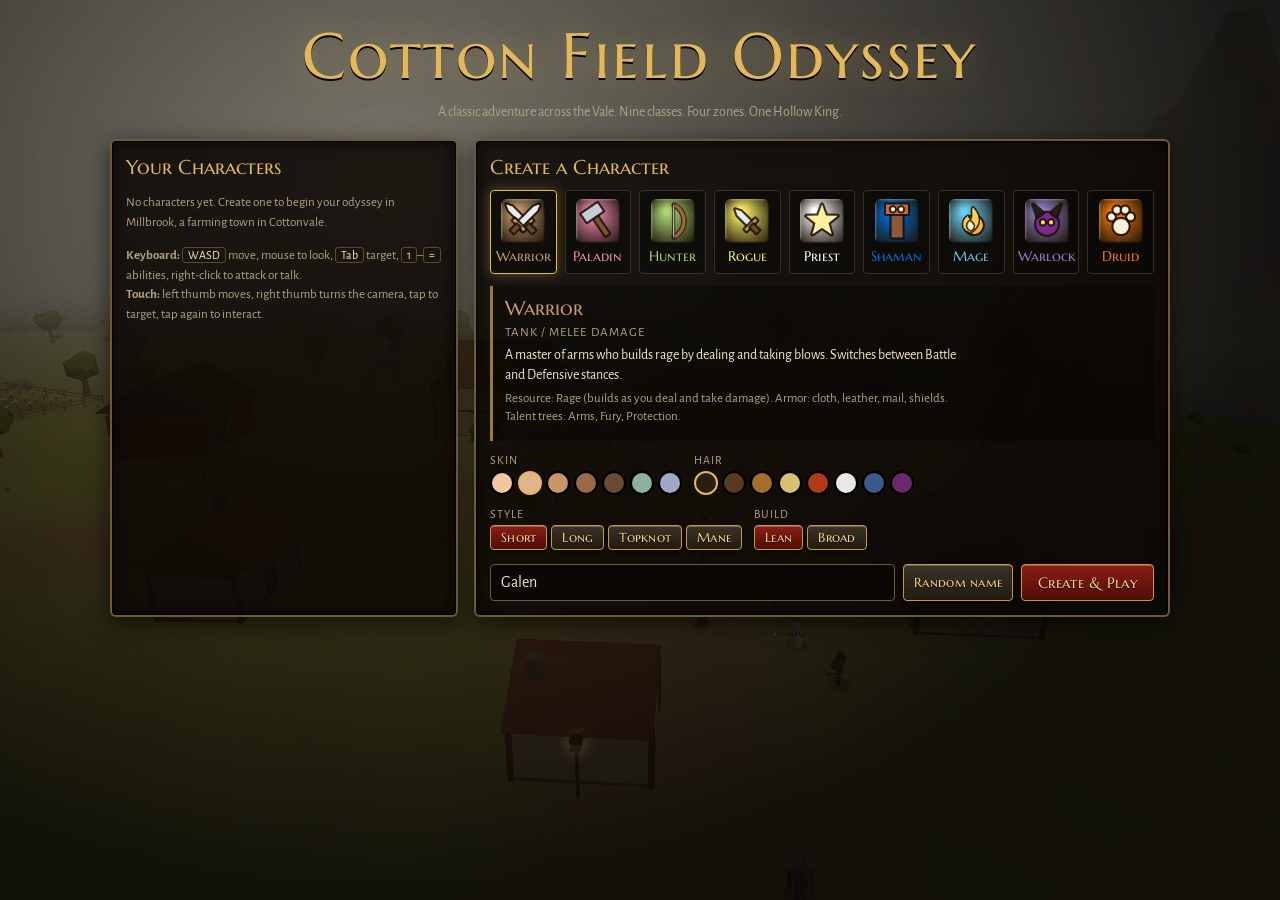
<file: index.html>
<!DOCTYPE html>
<html lang="en">
<head>
<meta charset="UTF-8">
<meta name="viewport" content="width=device-width, initial-scale=1.0, maximum-scale=1.0, user-scalable=no, viewport-fit=cover">
<title>Cotton Field Odyssey</title>
<meta name="description" content="A classic-style fantasy RPG in your browser: nine classes, talents, quests, dungeons.">
<link rel="manifest" href="manifest.json">
<meta name="theme-color" content="#120d08">
<meta name="apple-mobile-web-app-capable" content="yes">
<meta name="mobile-web-app-capable" content="yes">
<link rel="icon" href="photos/icon.png">
<link rel="apple-touch-icon" href="photos/icon.png">
<link rel="preconnect" href="https://fonts.googleapis.com">
<link rel="preconnect" href="https://fonts.gstatic.com" crossorigin>
<link rel="stylesheet" href="https://fonts.googleapis.com/css2?family=Marcellus+SC&family=Alegreya+Sans:wght@400;500;700;800&display=swap">
<link rel="stylesheet" href="css/game.css">
</head>
<body>
<!--BODY-->
<canvas id="game" aria-label="Game world"></canvas>
<div id="overlay"></div>

<div id="hud" hidden>
  <div id="frames">
    <div id="playerFrame" class="uf player">
      <div class="portrait"><img alt=""><span class="lvl"></span><span class="rest" title="Resting">zz</span></div>
      <div class="uf-body">
        <div class="uf-name"></div>
        <div class="bar hp"><i></i><span></span></div>
        <div class="bar pw"><i></i><span></span></div>
      </div>
      <div class="combo"></div>
    </div>
    <div id="targetFrame" class="uf target" hidden>
      <div class="uf-body">
        <div class="uf-name"></div>
        <div class="bar hp"><i></i><span></span></div>
        <div class="bar pw"><i></i><span></span></div>
        <div class="tcast" hidden><i></i><span></span></div>
      </div>
      <div class="portrait"><img alt=""><span class="lvl"></span><span class="elite-tag"></span></div>
      <div class="auras"></div>
      <div class="tot" hidden><span class="tot-name"></span><div class="bar hp"><i></i></div></div>
    </div>
    <div id="petFrame" class="uf small" hidden>
      <div class="portrait"><img alt=""></div>
      <div class="uf-body"><div class="uf-name"></div><div class="bar hp"><i></i><span></span></div><div class="bar pw"><i></i></div></div>
    </div>
    <div id="partyFrames"></div>
  </div>
  <div id="buffs"></div>
  <div id="mapCorner">
    <div id="zoneName"></div>
    <div id="minimapWrap"><canvas id="minimap" width="300" height="300"></canvas><div id="mmArrow"></div><div id="mmClock"></div></div>
    <div id="mmButtons">
      <button id="mmZoomIn" title="Zoom in" aria-label="Zoom minimap in">+</button>
      <button id="mmZoomOut" title="Zoom out" aria-label="Zoom minimap out">−</button>
    </div>
  </div>
  <div id="questTracker"></div>
  <div id="castBar" hidden><i></i><span class="cname"></span><span class="ctime"></span></div>
  <div id="mirrorBar" hidden></div>
  <div id="bottom">
    <div id="stanceBar"></div>
    <div id="petBar"></div>
    <div id="actionBar2" class="actionbar"></div>
    <div id="actionBar" class="actionbar"></div>
    <div id="xpBar"><b class="rested"></b><b class="fill"></b><span></span></div>
  </div>
  <div id="microMenu">
    <button data-win="character" title="Character (C)">Char</button>
    <button data-win="spellbook" title="Spellbook (P)">Spells</button>
    <button data-win="talents" title="Talents (N)">Talents</button>
    <button data-win="quests" title="Quest Log (L)">Quests</button>
    <button data-win="map" title="World Map (M)">Map</button>
    <button data-win="bags" title="Bags (B)">Bags</button>
    <button data-win="menu" title="Game Menu (Esc)">Menu</button>
  </div>
  <div id="chat">
    <div id="chatTabs"><button data-tab="all" class="on">General</button><button data-tab="combat">Combat Log</button><button id="chatHide" aria-label="Hide chat">×</button></div>
    <div id="chatLog" role="log" aria-live="polite"></div>
  </div>
  <button id="chatShow">Chat</button>
  <div id="errorText" aria-live="assertive"></div>
  <div id="zoneText"><div class="big"></div><div class="sub"></div></div>
  <div id="toasts"></div>
  <div id="touchControls">
    <button id="tcTarget" aria-label="Next target">⟳<small>Target</small></button>
    <button id="tcInteract" aria-label="Interact or attack">✋<small>Use</small></button>
    <button id="tcJump" aria-label="Jump">⤒<small>Jump</small></button>
    <button id="tcPage" aria-label="Switch action page">⇅<small>Page</small></button>
  </div>
  <div id="deathPanel" class="panel center-panel" hidden>
    <p>You have died.</p>
    <button id="releaseBtn" class="btn">Release Spirit</button>
  </div>
  <div id="ghostPanel" class="panel" hidden>
    <p id="ghostText">Return to your corpse to resurrect, or speak to the Spirit Healer.</p>
    <button id="resBtn" class="btn" hidden>Resurrect</button>
  </div>
</div>

<div id="windows"></div>
<div id="tooltip" role="tooltip" hidden></div>
<div id="cursorIcon" hidden></div>
<div id="joystick"><div id="joyKnob"></div></div>

<div id="startScreen" hidden></div>
<div id="loading">
  <div class="load-inner">
    <h1>Cotton Field Odyssey</h1>
    <p id="loadText">Waking the Vale…</p>
    <div class="load-bar"><i id="loadFill"></i></div>
  </div>
</div>
<!--/BODY-->
<script type="module" src="js/main.js"></script>
</body>
</html>
</file>
<file: css/game.css>
/* Layout: full-bleed 3D canvas; HUD pinned to the corners like the classic client.
   Single dark look by design: stone-and-gilt frames over the world. */
:root {
  --ink: #0e0a06;
  --panel: rgba(14, 10, 6, 0.88);
  --panel-solid: #17110b;
  --stone: #2b241c;
  --edge: #6e5a36;
  --gold: #e2b85a;
  --gold-dim: #9a7a3c;
  --parch: #e9d9b0;
  --parch-ink: #2a1c0c;
  --text: #f3e7c9;
  --muted: #b2a283;
  --hp: #19b83a;
  --mana: #2d5fd6;
  --rage: #c42a20;
  --energy: #e2c62a;
  --focus: #d8862a;
  --xp: #7a2cc4;
  --rested: #2c5ec8;
  --red: #ff3b2f;
  --display: 'Marcellus SC', 'Palatino Linotype', 'Book Antiqua', Georgia, serif;
  --body: 'Alegreya Sans', 'Trebuchet MS', 'Segoe UI', sans-serif;
  --ui: 1;
  color-scheme: dark;
}
* { box-sizing: border-box; }
html, body { height: 100%; margin: 0; overflow: hidden; background: #000; color: var(--text); font-family: var(--body); font-size: 14px; -webkit-user-select: none; user-select: none; -webkit-tap-highlight-color: transparent; touch-action: none; }
[hidden] { display: none !important; }
button { font-family: inherit; color: inherit; }
button:focus-visible, [tabindex]:focus-visible { outline: 2px solid var(--gold); outline-offset: 2px; }
#game { position: fixed; inset: 0; width: 100%; height: 100%; display: block; }
body.ghost #game { filter: grayscale(0.85) brightness(1.08) contrast(0.95); }
body.dead #game { filter: grayscale(0.6) brightness(0.6); }

/* ---------- shared panel styling ---------- */
.panel {
  background: var(--panel);
  border: 2px solid var(--edge);
  border-radius: 6px;
  box-shadow: inset 0 0 0 1px rgba(0, 0, 0, 0.8), inset 0 0 18px rgba(0, 0, 0, 0.6), 0 6px 24px rgba(0, 0, 0, 0.6);
}
.btn {
  font-family: var(--display); font-size: 15px; letter-spacing: 0.02em; color: #ffd98a; cursor: pointer;
  background: linear-gradient(#8a1e14, #4e0e08); border: 1px solid #c49a4a; border-radius: 4px; padding: 6px 16px;
  box-shadow: inset 0 1px 0 rgba(255, 255, 255, 0.25), 0 2px 4px rgba(0, 0, 0, 0.5); text-shadow: 0 1px 1px #000;
}
.btn:hover { filter: brightness(1.2); }
.btn:active { transform: translateY(1px); }
.btn[disabled] { filter: grayscale(1) brightness(0.6); cursor: default; }
.btn.small { font-size: 13px; padding: 3px 10px; }
.btn.ghosty { background: linear-gradient(#3a3226, #221b13); }

/* ---------- loading ---------- */
#loading { position: fixed; inset: 0; z-index: 50; display: grid; place-items: center; background: radial-gradient(ellipse at 50% 40%, #3a2a14 0%, #0e0a06 70%); }
.load-inner { text-align: center; padding-inline: 16px; }
#loading h1, #startScreen h1 { font-family: var(--display); font-weight: 400; font-size: clamp(30px, 7vw, 64px); color: var(--gold); margin: 0 0 8px; text-shadow: 0 2px 0 #000, 0 0 30px rgba(226, 184, 90, 0.35); letter-spacing: 0.04em; text-wrap: balance; }
#loadText { color: var(--muted); margin: 0 0 14px; }
.load-bar { width: min(380px, 80vw); height: 10px; margin: 0 auto; background: #000; border: 1px solid var(--edge); border-radius: 5px; overflow: hidden; }
.load-bar i { display: block; height: 100%; width: 0; background: linear-gradient(90deg, #8a6a2a, var(--gold)); transition: width 0.2s; }

/* ---------- start screen ---------- */
#startScreen { position: fixed; inset: 0; z-index: 40; overflow: auto; touch-action: pan-y; background: radial-gradient(ellipse at 30% 20%, rgba(70, 50, 20, 0.6), rgba(10, 7, 4, 0.92) 70%); padding: max(16px, env(safe-area-inset-top)) 16px max(16px, env(safe-area-inset-bottom)); }
.ss-wrap { max-width: 1060px; margin: 0 auto; display: grid; gap: 18px; }
.ss-head { text-align: center; }
.ss-head p { color: var(--muted); margin: 0; }
.ss-cols { display: grid; grid-template-columns: minmax(0, 1fr) minmax(0, 2fr); gap: 16px; }
@media (max-width: 760px) { .ss-cols { grid-template-columns: minmax(0, 1fr); } .ss-cols.no-chars .ss-create { order: -1; } }
.ss-section { padding: 14px; min-width: 0; }
.ss-section h2 { font-family: var(--display); font-weight: 400; color: var(--gold); font-size: 20px; margin: 0 0 10px; }
.char-list { display: grid; gap: 8px; }
.char-row { display: flex; gap: 10px; align-items: center; padding: 8px; border: 1px solid #3a2e1e; border-radius: 4px; background: rgba(0, 0, 0, 0.35); cursor: pointer; }
.char-row.sel { border-color: var(--gold); background: rgba(226, 184, 90, 0.12); }
.char-row img { width: 40px; height: 40px; border-radius: 50%; border: 2px solid var(--edge); }
.char-row .meta { flex: 1; min-width: 0; }
.char-row .nm { font-family: var(--display); font-size: 17px; }
.char-row .sub { color: var(--muted); font-size: 13px; }
.class-grid { display: grid; grid-template-columns: repeat(3, minmax(0, 1fr)); gap: 8px; }
@media (min-width: 1180px) { .class-grid { grid-template-columns: repeat(9, minmax(0, 1fr)); } .class-pick span { font-size: 13px; } }
.class-pick { display: grid; justify-items: center; gap: 4px; padding: 8px 4px; border: 1px solid #3a2e1e; border-radius: 4px; background: rgba(0, 0, 0, 0.35); cursor: pointer; }
.class-pick img { width: 44px; height: 44px; border-radius: 6px; }
.class-pick span { font-family: var(--display); font-size: 14px; }
.class-pick.sel { border-color: var(--gold); box-shadow: 0 0 12px rgba(226, 184, 90, 0.35); }
.class-info { margin-top: 12px; padding: 10px 12px; border-left: 3px solid var(--gold-dim); background: rgba(0, 0, 0, 0.3); }
.class-info h3 { margin: 0 0 4px; font-family: var(--display); font-weight: 400; font-size: 20px; }
.class-info p { margin: 4px 0; line-height: 1.45; max-width: 65ch; }
.class-info .role { color: var(--muted); font-size: 13px; text-transform: uppercase; letter-spacing: 0.08em; }
.appear { display: flex; flex-wrap: wrap; gap: 12px; align-items: center; margin-top: 12px; }
.appear label { display: flex; flex-direction: column; gap: 4px; color: var(--muted); font-size: 12px; text-transform: uppercase; letter-spacing: 0.08em; }
.swatches { display: flex; gap: 4px; flex-wrap: wrap; }
.swatch { width: 24px; height: 24px; border-radius: 50%; border: 2px solid #000; cursor: pointer; }
.swatch.sel { border-color: var(--gold); }
.name-row { display: flex; gap: 8px; margin-top: 14px; flex-wrap: wrap; }
.name-row input { flex: 1; min-width: 160px; padding: 8px 10px; font: inherit; font-size: 16px; color: var(--text); background: #0a0704; border: 1px solid var(--edge); border-radius: 4px; user-select: text; -webkit-user-select: text; }
.ss-actions { display: flex; gap: 8px; flex-wrap: wrap; margin-top: 12px; }
.ss-help { color: var(--muted); font-size: 13px; line-height: 1.5; }
.ss-help kbd, .help kbd { font-family: var(--body); font-size: 12px; padding: 1px 5px; border: 1px solid #5a4a2a; border-radius: 3px; background: #1a140c; color: var(--text); }
.confirm-del { margin-top: 8px; padding: 8px; border: 1px solid var(--red); border-radius: 4px; }

/* ---------- unit frames ---------- */
#hud { position: fixed; inset: 0; pointer-events: none; z-index: 10; font-variant-numeric: tabular-nums; }
#hud > * { pointer-events: auto; }
#overlay { position: fixed; inset: 0; pointer-events: none; z-index: 5; overflow: hidden; }
#frames { position: absolute; top: max(8px, env(safe-area-inset-top)); left: max(8px, env(safe-area-inset-left)); display: grid; grid-template-columns: auto auto; gap: 6px 14px; align-items: start; pointer-events: none; transform-origin: top left; transform: scale(var(--ui)); }
#frames > * { pointer-events: auto; }
.uf { position: relative; display: flex; align-items: center; gap: 0; width: 232px; cursor: pointer; }
.uf .portrait { position: relative; width: 64px; height: 64px; flex: none; border-radius: 50%; border: 3px solid #a8884a; background: #000; box-shadow: 0 0 0 2px #000, 0 3px 8px rgba(0, 0, 0, 0.7); z-index: 2; }
.uf .portrait img { width: 100%; height: 100%; border-radius: 50%; display: block; }
.uf .lvl { position: absolute; bottom: -6px; left: -6px; min-width: 24px; height: 24px; padding: 0 4px; display: grid; place-items: center; font-weight: 800; font-size: 13px; color: #ffd060; background: radial-gradient(#3a2a10, #120c04); border: 2px solid #a8884a; border-radius: 12px; }
.uf .rest { position: absolute; top: -4px; right: -4px; font-weight: 800; font-size: 12px; color: #9ad0ff; text-shadow: 0 0 4px #000; display: none; }
.uf.resting .rest { display: block; }
.uf .uf-body { flex: 1; min-width: 0; margin-left: -10px; padding: 4px 6px 5px 14px; background: var(--panel); border: 2px solid var(--edge); border-left: 0; border-radius: 0 6px 6px 0; }
.uf.target .uf-body { margin-left: 0; margin-right: -10px; padding: 4px 14px 5px 6px; border-left: 2px solid var(--edge); border-right: 0; border-radius: 6px 0 0 6px; }
.uf .uf-name { font-family: var(--display); font-size: 14px; line-height: 18px; white-space: nowrap; overflow: hidden; text-overflow: ellipsis; text-shadow: 0 1px 1px #000; }
.bar { position: relative; height: 13px; background: rgba(0, 0, 0, 0.7); border: 1px solid #000; margin-top: 2px; overflow: hidden; }
.bar > i { position: absolute; inset: 0 auto 0 0; width: 100%; background: var(--hp); box-shadow: inset 0 -4px 6px rgba(0, 0, 0, 0.35), inset 0 2px 2px rgba(255, 255, 255, 0.2); transition: width 0.15s linear; }
.bar.pw > i { background: var(--mana); }
.bar.rage > i { background: var(--rage); }
.bar.energy > i { background: var(--energy); }
.bar.focus > i { background: var(--focus); }
.bar.none { visibility: hidden; height: 6px; }
.bar > span { position: relative; display: block; text-align: center; font-size: 11px; line-height: 12px; font-weight: 700; text-shadow: 0 0 2px #000, 0 1px 1px #000; }
.uf.small { width: 170px; transform: scale(0.85); transform-origin: top left; }
.uf.small .portrait { width: 44px; height: 44px; }
.uf .combo { position: absolute; left: 70px; bottom: -14px; display: flex; gap: 3px; }
.combo b { width: 10px; height: 10px; border-radius: 50%; background: #3a2a10; border: 1px solid #000; }
.combo b.on { background: radial-gradient(#ffe070, #d04010); box-shadow: 0 0 6px #ff8030; }
.uf.target { grid-column: 2; }
.uf.target .portrait.is-elite { border-color: #ffd700; box-shadow: 0 0 0 2px #000, 0 0 10px #ffd700; }
.uf.target .elite-tag { position: absolute; top: -10px; right: -12px; font-family: var(--display); font-size: 11px; color: #ffd700; text-shadow: 0 0 3px #000; }
.uf .auras { position: absolute; top: 100%; left: 0; display: flex; flex-wrap: wrap; gap: 2px; width: 220px; margin-top: 4px; }
.uf .tot { position: absolute; left: calc(100% + 6px); top: 26px; width: 86px; font-size: 11px; background: var(--panel); border: 1px solid var(--edge); border-radius: 4px; padding: 2px 4px; }
.uf .tot .bar { height: 6px; }
.tcast { position: relative; height: 10px; margin-top: 3px; background: #000; border: 1px solid #000; }
.tcast i { position: absolute; inset: 0 auto 0 0; background: #e8b830; }
.tcast span { position: relative; display: block; font-size: 10px; line-height: 10px; text-align: center; text-shadow: 0 0 2px #000; }
#petFrame { grid-column: 1; }
#partyFrames { grid-column: 1; display: grid; gap: 4px; }
.party-member { display: grid; grid-template-columns: 1fr; width: 150px; padding: 3px 6px; background: var(--panel); border: 1px solid var(--edge); border-radius: 4px; cursor: pointer; }
.party-member .pm-name { font-size: 12px; font-weight: 700; display: flex; justify-content: space-between; }
.party-member .bar { height: 8px; }
.party-member.sel { border-color: var(--gold); }
.aura { position: relative; width: 22px; height: 22px; border: 1px solid #000; }
.aura img { width: 100%; height: 100%; display: block; }
.aura.debuff { border-color: #c01010; }
.aura small { position: absolute; bottom: -1px; right: 1px; font-size: 10px; font-weight: 800; text-shadow: 0 0 2px #000, 0 0 2px #000; }
.aura .t { position: absolute; top: 100%; left: 0; right: 0; text-align: center; font-size: 9px; color: #ffe8a0; text-shadow: 0 0 2px #000; }
#buffs { position: absolute; top: max(8px, env(safe-area-inset-top)); right: calc(max(8px, env(safe-area-inset-right)) + 170px); display: flex; flex-wrap: wrap-reverse; flex-direction: row-reverse; gap: 4px 4px; max-width: 300px; }
#buffs .aura { width: 30px; height: 30px; cursor: pointer; }

/* ---------- minimap ---------- */
#mapCorner { position: absolute; top: max(8px, env(safe-area-inset-top)); right: max(8px, env(safe-area-inset-right)); width: 160px; display: grid; justify-items: center; gap: 4px; transform-origin: top right; transform: scale(var(--ui)); }
#zoneName { font-family: var(--display); font-size: 14px; color: #ffd860; text-shadow: 0 1px 2px #000, 0 0 6px #000; text-align: center; max-width: 160px; white-space: nowrap; overflow: hidden; text-overflow: ellipsis; }
#minimapWrap { position: relative; width: 150px; height: 150px; border-radius: 50%; border: 4px solid #8a7040; box-shadow: 0 0 0 2px #000, 0 4px 12px rgba(0, 0, 0, 0.7); overflow: hidden; background: #000; cursor: pointer; }
#minimap { width: 100%; height: 100%; display: block; }
#mmArrow { position: absolute; left: 50%; top: 50%; width: 0; height: 0; margin: -9px 0 0 -6px; border-left: 6px solid transparent; border-right: 6px solid transparent; border-bottom: 16px solid #ffe060; filter: drop-shadow(0 0 2px #000); transform-origin: 6px 9px; }
#mmClock { position: absolute; bottom: 6px; left: 50%; transform: translateX(-50%); font-size: 10px; padding: 0 5px; background: rgba(0, 0, 0, 0.6); border-radius: 6px; }
#mmButtons { position: absolute; right: -4px; top: 100px; display: grid; gap: 2px; }
#mmButtons button { width: 22px; height: 22px; border-radius: 50%; border: 1px solid var(--edge); background: #1a140c; font-weight: 800; cursor: pointer; padding: 0; line-height: 18px; }

/* ---------- quest tracker ---------- */
#questTracker { position: absolute; top: calc(max(8px, env(safe-area-inset-top)) + 200px); right: max(8px, env(safe-area-inset-right)); width: 230px; max-height: 40vh; overflow: hidden; font-size: 13px; text-shadow: 0 1px 2px #000, 0 0 3px #000; pointer-events: auto; }
#questTracker .qt-h { font-family: var(--display); color: var(--gold); font-size: 14px; margin-bottom: 2px; cursor: pointer; }
#questTracker .qt-q { margin-bottom: 6px; cursor: pointer; }
#questTracker .qt-name { color: #ffd100; font-weight: 700; }
#questTracker .qt-name.done { color: #40ff40; }
#questTracker .qt-g { color: #e8e0c8; padding-left: 8px; }
#questTracker .qt-g.done { color: #9a9a9a; }

/* ---------- action bars ---------- */
#bottom { position: absolute; left: 50%; bottom: max(4px, env(safe-area-inset-bottom)); transform: translateX(-50%) scale(var(--ui)); transform-origin: bottom center; display: grid; justify-items: center; gap: 3px; }
.actionbar { display: grid; grid-template-columns: repeat(12, 44px); gap: 3px; padding: 4px; background: linear-gradient(#2a2118, #120d08); border: 2px solid var(--edge); border-radius: 6px; box-shadow: 0 4px 12px rgba(0, 0, 0, 0.6); }
#actionBar2 { background: rgba(18, 13, 8, 0.6); }
.slot { position: relative; width: 44px; height: 44px; border: 1px solid #000; border-radius: 3px; background: rgba(0, 0, 0, 0.55) radial-gradient(rgba(255, 255, 255, 0.04), transparent); box-shadow: inset 0 0 0 1px rgba(255, 255, 255, 0.06); cursor: pointer; overflow: hidden; }
.slot img { width: 100%; height: 100%; display: block; }
.slot .key { position: absolute; top: 1px; right: 3px; font-size: 11px; font-weight: 700; color: #ddd; text-shadow: 0 0 2px #000, 0 0 2px #000; }
.slot .count { position: absolute; bottom: 1px; right: 3px; font-size: 12px; font-weight: 800; text-shadow: 0 0 2px #000, 0 0 2px #000; }
.slot .cd { position: absolute; inset: 0; background: conic-gradient(rgba(0, 0, 0, 0.72) var(--p, 0%), transparent 0); }
.slot .cdt { position: absolute; inset: 0; display: grid; place-items: center; font-size: 15px; font-weight: 800; color: #ffe8a0; text-shadow: 0 0 3px #000, 0 0 3px #000; }
.slot.oor img { filter: sepia(1) hue-rotate(-50deg) saturate(5) brightness(0.7); }
.slot.nopower img { filter: grayscale(0.4) brightness(0.55) sepia(0.4) hue-rotate(180deg); }
.slot.unusable img { filter: grayscale(1) brightness(0.5); }
.slot.queued, .slot.active { box-shadow: inset 0 0 0 2px #ffe080, 0 0 8px #ffd060; }
.slot.flash { animation: flash 0.25s; }
.slot.proc { box-shadow: inset 0 0 0 2px #ffd700, 0 0 10px #ffd700; }
@keyframes flash { 0% { filter: brightness(2.2); } 100% { filter: none; } }
.slot.empty { opacity: 0.6; }
#stanceBar, #petBar { display: flex; gap: 3px; }
#stanceBar .slot, #petBar .slot { width: 34px; height: 34px; }
#xpBar { position: relative; width: 100%; height: 11px; background: #0a0610; border: 1px solid #000; border-radius: 2px; overflow: hidden; }
#xpBar b { position: absolute; top: 0; bottom: 0; left: 0; }
#xpBar .fill { background: linear-gradient(#a050e8, var(--xp)); }
#xpBar .rested { background: rgba(60, 100, 220, 0.6); }
#xpBar span { position: relative; display: block; text-align: center; font-size: 10px; line-height: 10px; font-weight: 700; text-shadow: 0 0 2px #000; }
#microMenu { position: absolute; right: max(8px, env(safe-area-inset-right)); bottom: max(8px, env(safe-area-inset-bottom)); display: grid; grid-template-columns: repeat(7, auto); gap: 3px; transform: scale(var(--ui)); transform-origin: bottom right; }
#microMenu button { font-family: var(--display); font-size: 12px; padding: 6px 7px; background: linear-gradient(#3a2e1e, #1a140c); border: 1px solid var(--edge); border-radius: 4px; cursor: pointer; }
#microMenu button:hover, #microMenu button.on { color: #ffd860; border-color: var(--gold); }
#microMenu button.alert { box-shadow: 0 0 8px #ffd700; color: #ffd700; }

/* ---------- cast bar ---------- */
#castBar { position: absolute; left: 50%; bottom: calc(max(4px, env(safe-area-inset-bottom)) + 150px); transform: translateX(-50%); width: 260px; height: 18px; background: rgba(0, 0, 0, 0.75); border: 2px solid #a8884a; border-radius: 4px; overflow: hidden; }
#castBar i { position: absolute; inset: 0 auto 0 0; background: linear-gradient(#ffe070, #d8a020); }
#castBar.channel i { background: linear-gradient(#80ff80, #20a020); }
#castBar.fail i { background: #c02010; width: 100% !important; }
#castBar span { position: absolute; top: 0; font-size: 12px; line-height: 14px; font-weight: 700; text-shadow: 0 0 2px #000, 0 0 2px #000; }
#castBar .cname { left: 8px; }
#castBar .ctime { right: 8px; }

/* ---------- chat ---------- */
#chat { position: absolute; left: max(8px, env(safe-area-inset-left)); bottom: max(8px, env(safe-area-inset-bottom)); width: min(400px, 34vw); font-size: 13px; }
#chatTabs { display: flex; gap: 2px; }
#chatTabs button { font-size: 12px; padding: 2px 10px; background: rgba(0, 0, 0, 0.55); border: 1px solid #3a2e1e; border-bottom: 0; border-radius: 4px 4px 0 0; cursor: pointer; color: var(--muted); }
#chatTabs button.on { color: var(--text); background: rgba(0, 0, 0, 0.7); }
#chatHide { margin-left: auto; }
#chatLog { height: 150px; overflow-y: auto; padding: 4px 6px; background: rgba(0, 0, 0, 0.42); border: 1px solid #3a2e1e; touch-action: pan-y; user-select: text; -webkit-user-select: text; }
#chatLog div { line-height: 1.3; text-shadow: 0 1px 1px #000; }
#chatShow { display: none; position: absolute; left: 8px; bottom: 8px; font-size: 12px; padding: 4px 10px; background: rgba(0, 0, 0, 0.6); border: 1px solid var(--edge); border-radius: 4px; }
.c-sys { color: #ffff40; } .c-loot { color: #4ca0ff; } .c-xp { color: #c8a0ff; } .c-err { color: #ff6050; } .c-say { color: #ffffff; } .c-yell { color: #ff3a3a; } .c-emote { color: #ff8040; } .c-combat { color: #c8c8c8; } .c-quest { color: #ffd100; } .c-money { color: #f0e0a0; }

/* ---------- center texts ---------- */
#errorText { position: absolute; top: 14%; left: 50%; transform: translateX(-50%); text-align: center; pointer-events: none; font-size: 16px; font-weight: 700; color: #ff2a1a; text-shadow: 0 1px 2px #000, 0 0 4px #000; }
#errorText div { animation: fadeout 2s forwards; }
@keyframes fadeout { 0%, 60% { opacity: 1; } 100% { opacity: 0; } }
#zoneText { position: absolute; top: 22%; left: 0; right: 0; text-align: center; pointer-events: none; opacity: 0; padding-inline: 16px; }
#zoneText.show { animation: zone 4.5s forwards; }
#zoneText .big { font-family: var(--display); font-size: clamp(28px, 5vw, 48px); color: #ffd860; text-shadow: 0 2px 2px #000, 0 0 16px rgba(0, 0, 0, 0.8); }
#zoneText.small .big { font-size: clamp(20px, 3.5vw, 30px); }
#zoneText .sub { font-size: 16px; color: #f0e0b0; text-shadow: 0 1px 2px #000; }
@keyframes zone { 0% { opacity: 0; } 12%, 70% { opacity: 1; } 100% { opacity: 0; } }
#toasts { position: absolute; top: 30%; left: 50%; transform: translateX(-50%); display: grid; gap: 6px; justify-items: center; pointer-events: none; }
.toast { font-family: var(--display); font-size: 22px; color: #ffe070; text-shadow: 0 2px 2px #000, 0 0 10px #000; animation: zone 3.5s forwards; text-align: center; }
.toast small { display: block; font-family: var(--body); font-size: 14px; color: var(--text); }
.questmsg { font-size: 16px; color: #ffd100; text-shadow: 0 1px 2px #000; animation: fadeout 3s forwards; }

/* ---------- floating combat text and nameplates ---------- */
.fct { position: absolute; font-weight: 800; font-size: 20px; white-space: nowrap; text-shadow: 0 0 2px #000, 0 2px 2px #000; transform: translate(-50%, -50%); will-change: transform, opacity; }
.fct.crit { font-size: 30px; }
.fct.heal { color: #3cff3c; } .fct.miss { color: #ffffff; font-size: 16px; } .fct.self { color: #ff3030; } .fct.xp { color: #c890ff; font-size: 16px; } .fct.spell { color: #ffe060; } .fct.white { color: #ffffff; }
.np { position: absolute; transform: translate(-50%, -100%); text-align: center; white-space: nowrap; }
.np .np-name { font-size: 12px; font-weight: 700; text-shadow: 0 0 2px #000, 0 1px 1px #000; }
.np .np-title { font-size: 11px; color: #ccc; text-shadow: 0 0 2px #000; }
.np .np-bar { width: 80px; height: 6px; margin: 1px auto 0; background: #000; border: 1px solid #000; }
.np .np-bar i { display: block; height: 100%; background: #c81e14; }
.np.friendly .np-bar i { background: #20c020; }
.np .np-cast { width: 80px; height: 4px; margin: 1px auto 0; background: #000; }
.np .np-cast i { display: block; height: 100%; background: #e8b830; }
.np .mark { font-family: var(--display); font-size: 26px; line-height: 22px; font-weight: 400; text-shadow: 0 0 3px #000, 0 2px 2px #000; }
.np .mark.available { color: #ffd100; } .np .mark.low { color: #9a9a9a; } .np .mark.turnin { color: #ffd100; } .np .mark.progress { color: #9a9a9a; }
.np.target .np-name { color: #fff !important; }
.np .lvl { color: inherit; }

/* ---------- windows ---------- */
#windows { position: fixed; inset: 0; pointer-events: none; z-index: 20; }
.win { position: absolute; pointer-events: auto; background: rgba(16, 11, 6, 0.97); display: flex; flex-direction: column; min-width: 0; max-width: calc(100vw - 16px); max-height: calc(100% - 16px); color: var(--text); }
.win .win-h { display: flex; align-items: center; gap: 8px; padding: 6px 8px 6px 12px; border-bottom: 1px solid #3a2e1e; background: linear-gradient(#3a2614, #1e140a); border-radius: 4px 4px 0 0; cursor: move; touch-action: none; }
.win .win-h h3 { margin: 0; flex: 1; font-family: var(--display); font-weight: 400; font-size: 17px; color: var(--gold); white-space: nowrap; overflow: hidden; text-overflow: ellipsis; }
.win .close { width: 26px; height: 26px; border-radius: 50%; border: 1px solid #8a2a1a; background: radial-gradient(#a02a1a, #4a0a04); font-weight: 800; cursor: pointer; padding: 0; line-height: 22px; }
.win .win-b { padding: 10px 12px; overflow: auto; touch-action: pan-y; min-height: 0; }
.win.parch .win-b { background: linear-gradient(#f0e2bc, #dcc796); color: var(--parch-ink); }
.win.parch .win-b h4 { font-family: var(--display); font-weight: 400; font-size: 18px; margin: 4px 0 6px; color: #3a2008; }
.win.parch .win-b p { line-height: 1.45; margin: 6px 0; max-width: 62ch; white-space: pre-line; }
.win.parch .muted { color: #6a5636; }
.tabs { display: flex; gap: 3px; flex-wrap: wrap; margin-bottom: 8px; }
.tabs button { padding: 4px 10px; font-family: var(--display); font-size: 13px; background: #1a140c; border: 1px solid #3a2e1e; border-radius: 4px; cursor: pointer; color: var(--muted); }
.tabs button.on { color: var(--gold); border-color: var(--gold-dim); }
.list { display: grid; gap: 4px; }
.row { display: flex; align-items: center; gap: 8px; padding: 4px; border-radius: 4px; cursor: pointer; }
.row:hover { background: rgba(255, 220, 140, 0.08); }
.row.sel { background: rgba(255, 220, 140, 0.16); }
.row img { width: 36px; height: 36px; border: 1px solid #000; border-radius: 3px; flex: none; }
.row .grow { flex: 1; min-width: 0; }
.row .nm { font-weight: 700; }
.row .sub { font-size: 12px; color: var(--muted); }
.parch .row .sub { color: #6a5636; }
.coin { display: inline-flex; align-items: center; gap: 2px; margin-right: 5px; font-weight: 700; }
.coin::after { content: ''; width: 10px; height: 10px; border-radius: 50%; border: 1px solid rgba(0, 0, 0, 0.6); }
.coin.g::after { background: radial-gradient(#fff3a0, #d8a010); }
.coin.s::after { background: radial-gradient(#ffffff, #a0a8b0); }
.coin.c::after { background: radial-gradient(#f0b080, #a0582a); }
.gossip-opt { display: flex; align-items: center; gap: 8px; padding: 5px 4px; cursor: pointer; color: #1a0e02; font-weight: 700; }
.gossip-opt:hover { color: #6a2000; text-decoration: underline; }
.gossip-opt .gi { font-family: var(--display); font-size: 18px; width: 18px; text-align: center; }
.gi.q-av { color: #d8a000; } .gi.q-ready { color: #d8a000; } .gi.q-prog { color: #7a7a7a; }
.reward-grid { display: grid; grid-template-columns: repeat(auto-fill, minmax(180px, 1fr)); gap: 6px; }
.reward { display: flex; align-items: center; gap: 6px; padding: 4px; border: 1px solid rgba(0, 0, 0, 0.25); border-radius: 4px; cursor: pointer; background: rgba(255, 255, 255, 0.15); }
.reward.sel { border-color: #8a5a00; background: rgba(255, 200, 80, 0.4); box-shadow: 0 0 0 1px #8a5a00; }
.reward img { width: 34px; height: 34px; border: 1px solid #000; }
.reward span { font-size: 13px; font-weight: 700; text-shadow: 0 0 1px #000, 0 0 1px #000; }
.win-foot { display: flex; gap: 8px; justify-content: flex-end; padding: 8px 12px; border-top: 1px solid #3a2e1e; background: #140e08; flex-wrap: wrap; }
.bags-grid { display: grid; grid-template-columns: repeat(4, 42px); gap: 3px; }
.bag-block { margin-bottom: 8px; }
.bag-block h5 { margin: 0 0 4px; font-size: 12px; color: var(--muted); font-weight: 700; }
.islot { position: relative; width: 42px; height: 42px; border: 1px solid #000; border-radius: 3px; background: rgba(0, 0, 0, 0.6); cursor: pointer; }
.islot img { width: 100%; height: 100%; display: block; }
.islot .count { position: absolute; bottom: 0; right: 2px; font-size: 12px; font-weight: 800; text-shadow: 0 0 2px #000, 0 0 2px #000; }
.islot.q0 { border-color: #555; } .islot.q2 { border-color: #1eff00; } .islot.q3 { border-color: #0070dd; } .islot.q4 { border-color: #a335ee; }
.islot.broken img { filter: sepia(1) hue-rotate(-50deg) saturate(4); }
.money-line { margin-top: 6px; text-align: right; }
.paperdoll { display: grid; grid-template-columns: 46px minmax(0, 1fr) 46px; gap: 8px; }
.paperdoll .col { display: grid; gap: 4px; align-content: start; }
.paperdoll .mid { display: grid; gap: 6px; align-content: start; min-width: 0; }
.statgrid { display: grid; grid-template-columns: 1fr auto; gap: 1px 10px; font-size: 13px; }
.statgrid span:nth-child(odd) { color: var(--muted); }
.statgrid span:nth-child(even) { text-align: right; }
.statgrid .good { color: #40ff40; }
.weapons-row { display: flex; gap: 4px; justify-content: center; }
.res-row { color: var(--muted); font-size: 12px; }
.spell-grid { display: grid; grid-template-columns: repeat(auto-fill, minmax(190px, 1fr)); gap: 6px; }
.spell { display: flex; gap: 8px; align-items: center; padding: 4px; border-radius: 4px; cursor: grab; }
.spell:hover { background: rgba(255, 220, 140, 0.08); }
.spell img { width: 40px; height: 40px; border: 1px solid #000; border-radius: 3px; }
.spell .nm { font-weight: 700; }
.spell .rk { font-size: 12px; color: var(--muted); }
.spell.passive img { filter: saturate(0.4); }
.talent-trees { display: grid; grid-template-columns: repeat(3, minmax(0, 1fr)); gap: 8px; }
@media (max-width: 760px) { .talent-trees { grid-template-columns: minmax(0, 1fr); } }
.tree { padding: 8px; background: rgba(0, 0, 0, 0.35); border: 1px solid #3a2e1e; border-radius: 4px; min-width: 0; }
.tree h4 { margin: 0 0 6px; font-family: var(--display); font-weight: 400; color: var(--gold); font-size: 16px; display: flex; justify-content: space-between; }
.tier { display: flex; gap: 10px; margin-bottom: 10px; flex-wrap: wrap; }
.tal { position: relative; width: 46px; height: 46px; border: 2px solid #3a3a3a; border-radius: 4px; cursor: pointer; }
.tal img { width: 100%; height: 100%; display: block; filter: grayscale(1) brightness(0.55); }
.tal.can { border-color: #1eff00; }
.tal.can img { filter: none; }
.tal.has { border-color: #ffd100; }
.tal.has img { filter: none; }
.tal b { position: absolute; bottom: -8px; right: -8px; font-size: 11px; padding: 0 3px; background: #000; border: 1px solid #555; border-radius: 3px; color: #1eff00; }
.tal.has b { color: #ffd100; }
.tal.locked { opacity: 0.6; }
.trainer-row.cant { opacity: 0.55; }
.trainer-row .price { margin-left: auto; white-space: nowrap; }
.loot-list { display: grid; gap: 4px; min-width: 220px; }
.map-wrap { position: relative; }
#worldMap { width: min(78vh, 86vw, 760px); height: auto; aspect-ratio: 1; display: block; border: 2px solid #3a2e1e; max-width: 100%; }
.legend { display: flex; flex-wrap: wrap; gap: 10px; font-size: 12px; color: var(--muted); margin-top: 6px; }
.help { line-height: 1.6; max-width: 70ch; }
.help h4 { font-family: var(--display); font-weight: 400; color: var(--gold); margin: 10px 0 4px; font-size: 16px; }
.setting { display: flex; align-items: center; gap: 8px; padding: 4px 0; }
.setting input[type=range] { width: 160px; }
.center-panel { position: absolute; left: 50%; top: 32%; transform: translateX(-50%); padding: 14px 24px; text-align: center; }
.center-panel p { font-family: var(--display); font-size: 22px; margin: 0 0 10px; color: #ffd860; }
#ghostPanel { position: absolute; left: 50%; top: 12%; transform: translateX(-50%); padding: 8px 14px; text-align: center; max-width: min(420px, 90vw); }
#ghostPanel p { margin: 0 0 6px; }

/* ---------- tooltip ---------- */
#tooltip { position: fixed; z-index: 60; max-width: 300px; padding: 8px 10px; pointer-events: none; background: rgba(8, 8, 20, 0.95); border: 1px solid #8a8aa0; border-radius: 4px; box-shadow: 0 4px 12px rgba(0, 0, 0, 0.7); font-size: 13px; line-height: 1.35; }
#tooltip .tt-n { font-size: 15px; font-weight: 700; }
#tooltip .tt-w { color: #fff; }
#tooltip .tt-y { color: #ffd100; }
#tooltip .tt-g { color: #1eff00; }
#tooltip .tt-r { color: #ff2020; }
#tooltip .tt-m { color: #a0a0a0; }
#tooltip .tt-row { display: flex; justify-content: space-between; gap: 16px; }
#tooltip .tt-d { color: #ffd100; margin-top: 4px; }
#tooltip .tt-flavor { color: #ffd100; font-style: italic; }
#cursorIcon { position: fixed; z-index: 70; width: 36px; height: 36px; pointer-events: none; transform: translate(-50%, -50%); border: 1px solid #000; }
#cursorIcon img { width: 100%; height: 100%; }

/* ---------- touch layout ---------- */
#joystick { position: fixed; z-index: 15; width: 120px; height: 120px; margin: -60px 0 0 -60px; border-radius: 50%; border: 2px solid rgba(255, 230, 170, 0.35); background: radial-gradient(rgba(0, 0, 0, 0.25), rgba(0, 0, 0, 0.05)); pointer-events: none; opacity: 0; transition: opacity 0.15s; }
#joystick.on { opacity: 1; }
#joyKnob { position: absolute; left: 50%; top: 50%; width: 52px; height: 52px; margin: -26px 0 0 -26px; border-radius: 50%; background: radial-gradient(rgba(255, 230, 170, 0.6), rgba(160, 120, 50, 0.5)); border: 2px solid rgba(255, 230, 170, 0.7); }
#touchControls { display: none; }
body.touch #touchControls { display: grid; position: absolute; gap: 6px; grid-template-columns: repeat(4, 50px); right: calc(max(8px, env(safe-area-inset-right))); bottom: calc(max(8px, env(safe-area-inset-bottom)) + 168px); }
#touchControls button { width: 50px; height: 50px; border-radius: 50%; font-size: 20px; line-height: 1; background: radial-gradient(#3a2e1e, #140e08); border: 2px solid var(--edge); display: grid; place-items: center; padding: 0; }
#touchControls small { display: block; font-size: 9px; color: var(--muted); }
body.touch #chat { display: none; }
body.touch #chatShow, body.chat-closed #chatShow { display: block; }
body.chat-closed:not(.touch) #chat { display: none; }
body.touch.chat-open #chat { display: block; bottom: auto; top: 140px; left: 8px; width: min(360px, 60vw); z-index: 25; }
body.touch #bottom { left: auto; right: max(8px, env(safe-area-inset-right)); transform: none; justify-items: end; }
body.touch .actionbar { grid-template-columns: repeat(6, 52px); }
body.touch .slot { width: 52px; height: 52px; }
body.touch #actionBar2 { display: none; }
body.touch.page2 #actionBar { display: none; }
body.touch.page2 #actionBar2 { display: grid; }
body.touch #xpBar { position: fixed; left: 0; right: 0; bottom: 0; width: auto; height: 6px; border-radius: 0; }
body.touch #xpBar span { display: none; }
body.touch #microMenu { right: auto; left: 50%; bottom: auto; top: max(6px, env(safe-area-inset-top)); transform: translateX(-50%) scale(var(--ui)); transform-origin: top center; grid-template-columns: repeat(7, auto); }
body.touch #microMenu button { padding: 6px 6px; font-size: 11px; }
body.touch #castBar { bottom: calc(max(4px, env(safe-area-inset-bottom)) + 200px); }
body.touch #questTracker { width: 200px; max-height: 26vh; font-size: 12px; }
body.touch .slot .key { display: none; }
@media (orientation: portrait) {
  body.touch .actionbar { grid-template-columns: repeat(4, 52px); }
  body.touch #touchControls { bottom: calc(max(8px, env(safe-area-inset-bottom)) + 230px); }
  body.touch #questTracker { top: 220px; }
  body.touch #microMenu { top: auto; bottom: max(10px, env(safe-area-inset-bottom)); left: max(8px, env(safe-area-inset-left)); transform: scale(var(--ui)); transform-origin: bottom left; grid-template-columns: repeat(4, auto); }
  #buffs { top: 90px; right: 8px; max-width: 160px; }
}
@media (max-height: 520px) { :root { --ui: 0.72; } #questTracker { top: 150px; max-height: 30vh; } #castBar { bottom: 110px; } }
@media (max-width: 900px) and (min-height: 521px) { :root { --ui: 0.85; } }
@media (prefers-reduced-motion: reduce) { #zoneText.show, .toast, #errorText div { animation-duration: 0.01s; } }
</file>
